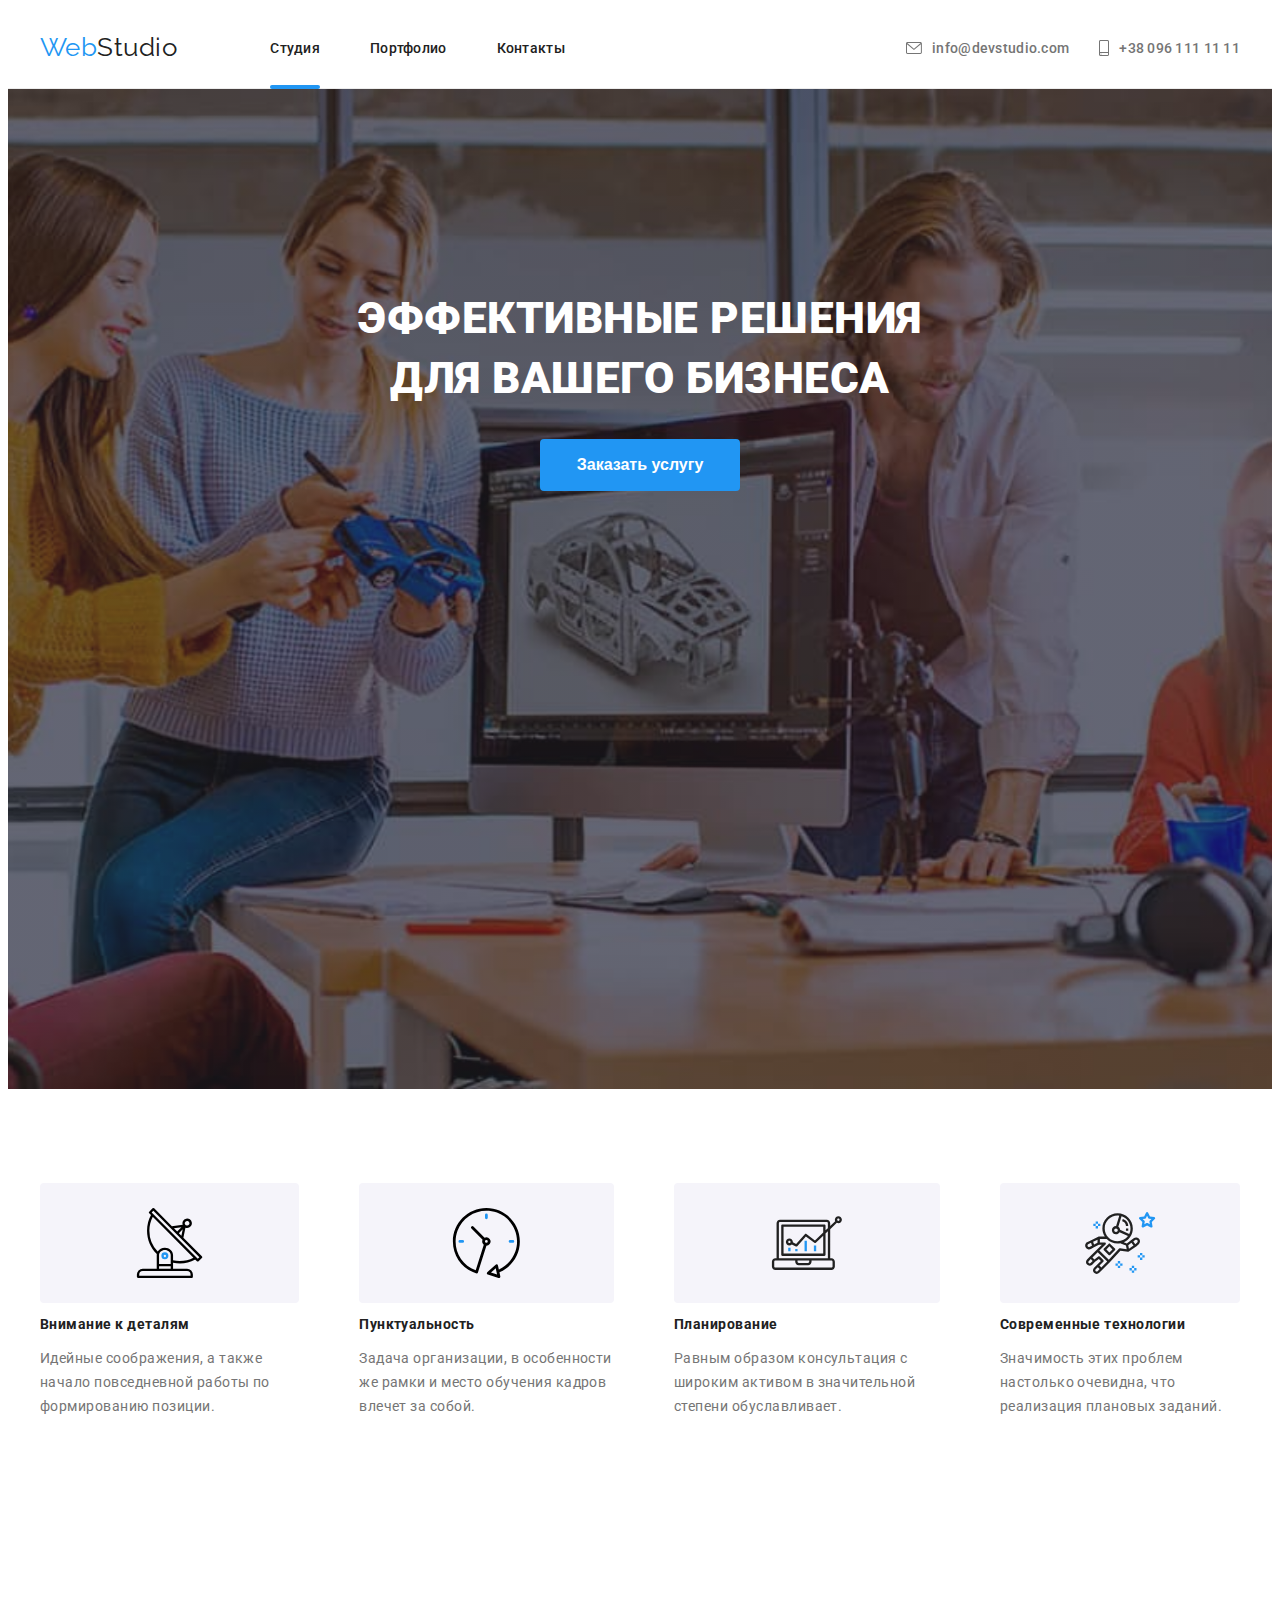
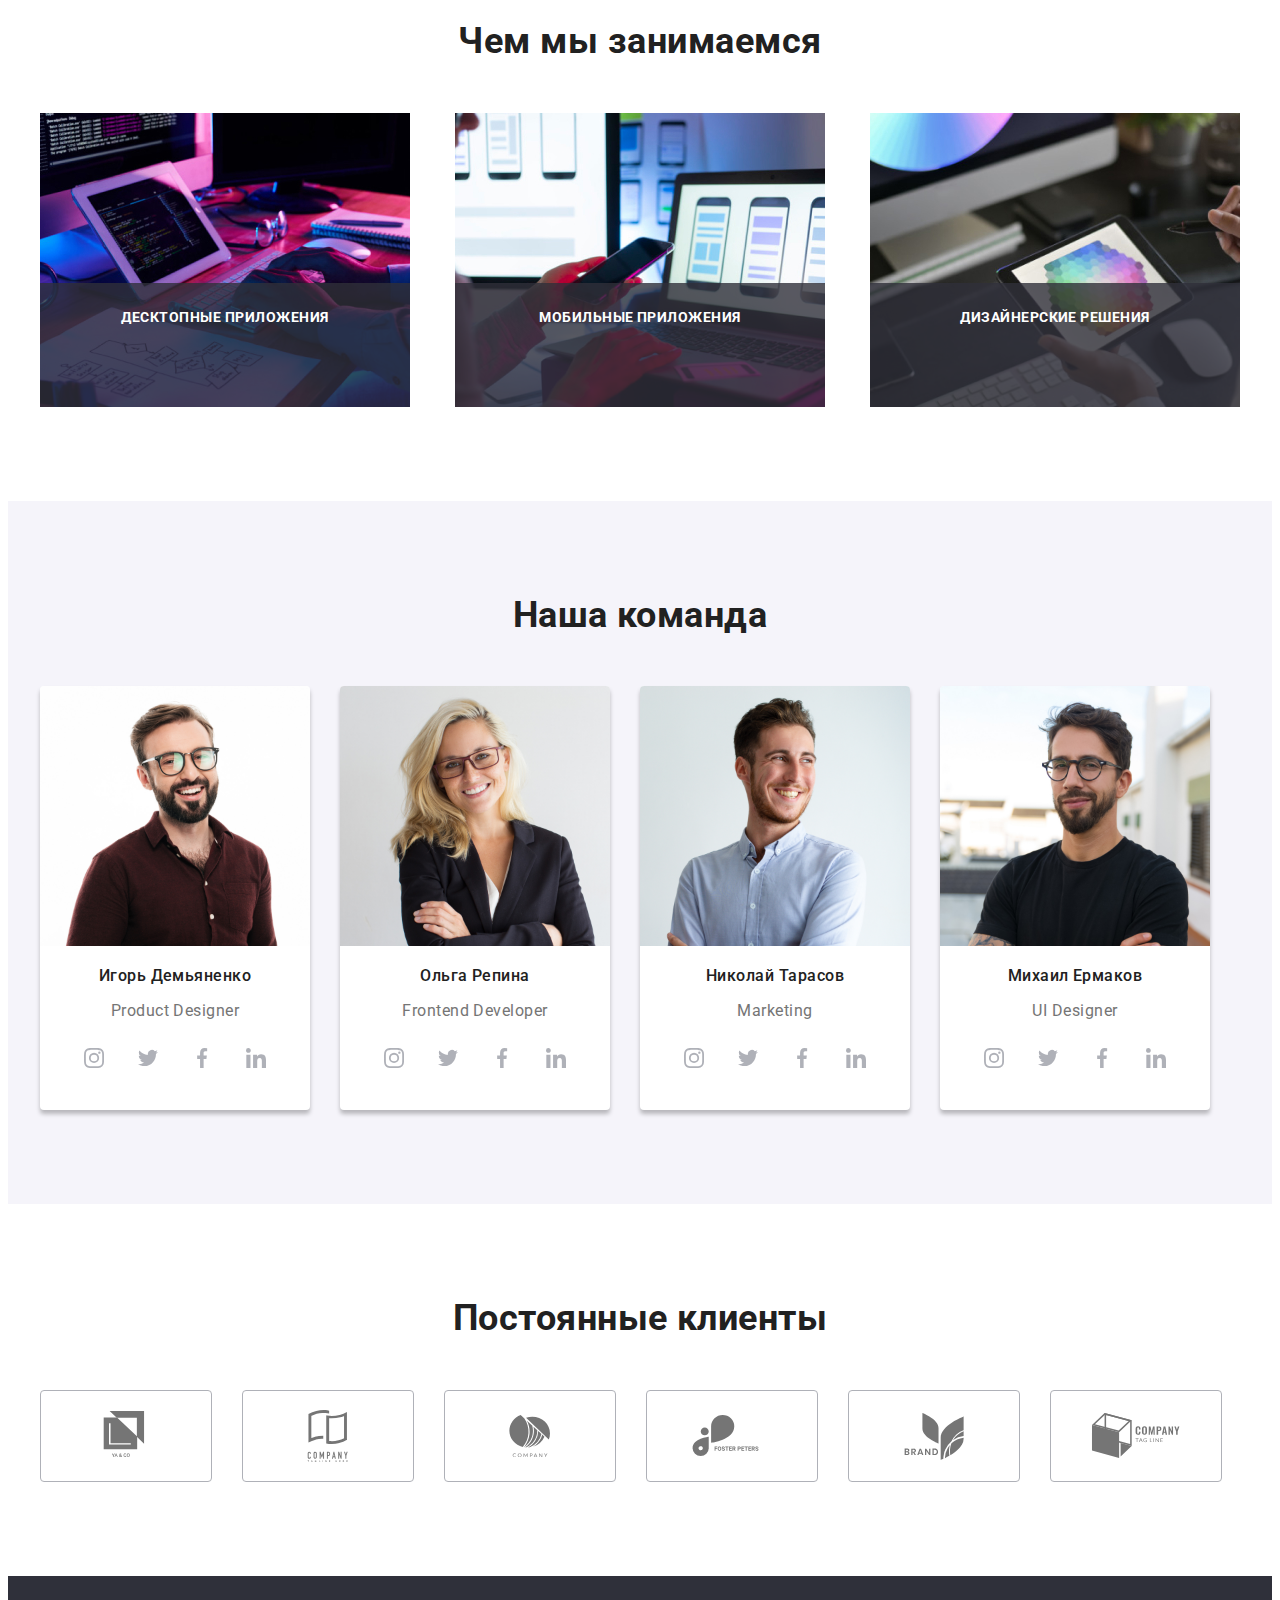
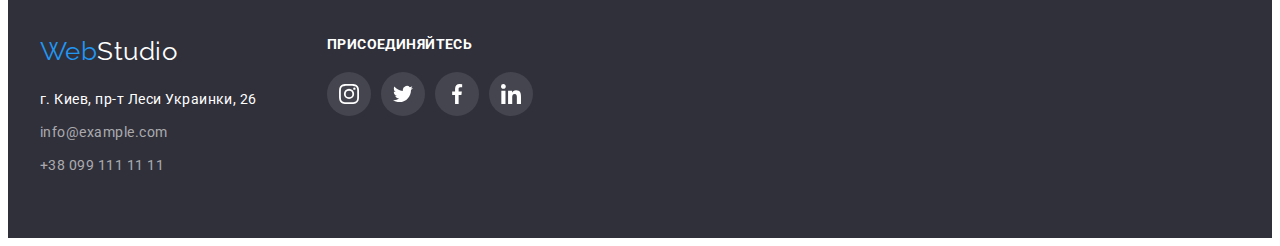
<file: index.html>
<!DOCTYPE html>
<html lang="ru">
<head>
    <meta charset="UTF-8">
    <meta name="viewport" content="width=device-width, initial-scale=1.0">
    <title>Студия</title>
    <link rel="preconnect" href="https://fonts.gstatic.com">
    <link href="https://fonts.googleapis.com/css2?family=Raleway:wght@700&family=Roboto:wght@400;500;700&display=swap"
        rel="stylesheet">
    <link rel="stylesheet" href="https://cdnjs.cloudflare.com/ajax/libs/modern-normalize/1.0.0/modern-normalize.min.css"
     integrity="sha512-ISS7cAi1PEhQ8jnbJpJZMd29NlhNj4AWYyLOSp2CE/CsHxTCu+r+t0D2yoJudVrd0/8fTVPUVDzY5Tvli75u/g==" crossorigin="anonymous" />    
    <link rel="stylesheet" href="./css/styles.css" />
    
</head>
<body>
    <header class="header">
        <div class="conteiner main-nav">
            <nav class="main-nav">
                <a href="index.html" class="logo">
                    <span class="first-logo">Web</span>Studio
                </a>
            
                <ul class="site-nav">
                    <li class="item"><a href="./index.html" class="link current">Студия</a></li>
                    <li class="item"><a href="./portfolio.html" class="link">Портфолио</a></li>
                    <li class="item"><a href="" class="link">Контакты</a></li>
                </ul>
            </nav>
               
            <ul class="auth-nav">
                <li class="item">
                    
                     <a href="" class="link"> 
                        <svg wight="16" height="12" class="envelop">
                            <use href="./images/symbol-defs1.svg#envelop"></use>
                        </svg>
                        info@devstudio.com</a>
                        
                </li>
                <li class="item">
                    
                    <a href="" class="link">
                        <svg class="smartphone" wight="10" height="16">
                            <use href="./images/symbol-defs1.svg#smartphone"></use>
                        </svg>
                        +38 096 111 11 11</a>
                </li>
            </ul>
        </div>
    </header>

    <!-- Герой -->

    <div>
        <section class="hero">
             <h1 class="hero-title">Эффективные решения <br> для вашего бизнеса</h1>
             <button class="button" data-modal-open>Заказать услугу</button>
             <div class="backdrop is-hidden" data-modal>
                 <div class="modal">
                     <button class="close-button" data-modal-close>
                        <svg width="18" height="18">
                            <use href="./images/symbol-defs1.svg#close"></use>
                        </svg> </button>
                 </div>               
             </div>
        </section>
    </div>

    <!-- feauter -->

    <!-- <h2>Особенности</h2> -->

    <div class="conteiner">
        <section class="section">       
            <ul class="feature-list">
                <li class="feature-item">
                    <div class="thumb">
                        <svg wight="70" height="70">
                            <use href="./images/symbol-defs1.svg#antenna"></use>
                        </svg>
                    </div>
                    <h3 class="feature-title">Внимание к деталям</h3>
                    <p class="feature-list-title">Идейные соображения, а также начало повседневной работы по формированию позиции.
                    </p>
                </li>

                <li class="feature-item">
                    <div class="thumb">
                        <svg wight="70" height="70">
                            <use href="./images/symbol-defs1.svg#clock"></use>
                        </svg>
                    </div>
                    <h3 class="feature-title">Пунктуальность</h3>
                    <p class="feature-list-title">Задача организации, в особенности же рамки и место обучения кадров влечет за
                        собой.</p>
                </li>

                <li class="feature-item">
                    <div class="thumb">
                        <svg wight="70" height="70">
                            <use href="./images/symbol-defs1.svg#diagram"></use>
                        </svg>
                    </div>
                    <h3 class="feature-title">Планирование</h3>
                    <p class="feature-list-title">Равным образом консультация с широким активом в значительной степени
                        обуславливает.</p>
                </li>

                <li class="feature-item">
                    <div class="thumb">
                        <svg wight="70" height="70">
                            <use href="./images/symbol-defs1.svg#astronaut"></use>
                        </svg>
                    </div>
                    <h3 class="feature-title">Современные технологии</h3>
                    <p class="feature-list-title">Значимость этих проблем настолько очевидна, что реализация плановых заданий.</p>
                </li>            
            </ul>                  
        </section>
    </div>

    <!-- work -->

    <div class="conteiner">
        <section class="section">        
            <h2 class="section-title">Чем мы занимаемся</h2>
            <ul class="card-list">
                <li class="card-thumb">
                    <img src="./images/img1.jpg" alt="руки на клавиатуре с планшетом" width="370">
                    <p class="card-text">Десктопные приложения</p>
                </li>
                <li class="card-thumb">
                    <img src="./images/img3.jpg" alt="руки с телефоном и ноутбуком" width="370">
                    <p class="card-text">Мобильные приложения</p>
                </li>
                <li class="card-thumb">
                    <img src="./images/img4.jpg" alt="планшет в руке" width="370">
                    <p class="card-text">Дизайнерские решения</p>
                </li>
            </ul>              
        </section>
    </div>

    <!-- team -->

    <section class="section section-team">
        <div class="conteiner ">        
            <h2 class="section-title">Наша команда</h2>
            <ul class="team-list">
        
                <li class="team-item">
                    <img src="./images/img5.jpg" alt="мужчина в очках" width="270">
        
                    <h3 class="team-title">Игорь Демьяненко</h3>
                    <p class="team-list-title">Product Designer</p>
                    <ul class="sl-list">
                        <li class="sl-item">
                            <a href="" class="sl-link" aria-label="Инстаграм">
                                <svg class="sl-icon" wght="20" height="20">
                                    <use href="./images/symbol-defs1.svg#instagram"></use>
                                </svg>
                            </a>
                        </li>
                        <li class="sl-item">
                            <a href="" class="sl-link" aria-label="Твитер">
                                <svg class="sl-icon" wght="20" height="20">
                                    <use href="./images/symbol-defs1.svg#twitter"></use>
                                </svg>
                            </a>
                        </li>
                        <li class="sl-item">
                            <a href="" class="sl-link" aria-label="Фэйсбук">
                                <svg class="sl-icon" wght="20" height="20">
                                    <use href="./images/symbol-defs1.svg#facebook"></use>
                                </svg>
                            </a>
                        </li>
                        <li class="sl-item">
                            <a href="" class="sl-link" aria-label="Линкедин">
                                <svg class="sl-icon" wght="20" height="20">
                                    <use href="./images/symbol-defs1.svg#linkedin"></use>
                                </svg>
                            </a>
                        </li>
                    </ul>
                </li>
        
                <li class="team-item">
                    <img src="./images/img6.jpg" alt="девушка" width="270">
                    <h3 class="team-title">Ольга Репина</h3>
                    <p class="team-list-title">Frontend Developer</p>
                    <ul class="sl-list">
                        <li class="sl-item">
                            <a href="" class="sl-link" aria-label="Инстаграм">
                                <svg class="sl-icon" wght="20" height="20">
                                    <use href="./images/symbol-defs1.svg#instagram"></use>
                                </svg>
                            </a>
                        </li>
                        <li class="sl-item">
                            <a href="" class="sl-link" aria-label="Евитер">
                                <svg class="sl-icon" wght="20" height="20">
                                    <use href="./images/symbol-defs1.svg#twitter"></use>
                                </svg>
                            </a>
                        </li>
                        <li class="sl-item">
                            <a href="" class="sl-link" aria-label="Фэйсбук">
                                <svg class="sl-icon" wght="20" height="20">
                                    <use href="./images/symbol-defs1.svg#facebook"></use>
                                </svg>
                            </a>
                        </li>
                        <li class="sl-item">
                            <a href="" class="sl-link" aria-label="Линкедин">
                                <svg class="sl-icon" wght="20" height="20">
                                    <use href="./images/symbol-defs1.svg#linkedin"></use>
                                </svg>
                            </a>
                        </li>
                    </ul>
                </li>
        
                <li class="team-item">
                    <img src="./images/img7.jpg" alt="мужчина с широкой улыбкой" width="270">
                    <h3 class="team-title">Николай Тарасов</h3>
                    <p class="team-list-title">Marketing</p>
                    <ul class="sl-list">
                        <li class="sl-item">
                            <a href="" class="sl-link" aria-label="Инстаграм">
                                <svg class="sl-icon" wght="20" height="20">
                                    <use href="./images/symbol-defs1.svg#instagram"></use>
                                </svg>
                            </a>
                        </li>
                        <li class="sl-item">
                            <a href="" class="sl-link" aria-label="Евитер">
                                <svg class="sl-icon" wght="20" height="20">
                                    <use href="./images/symbol-defs1.svg#twitter"></use>
                                </svg>
                            </a>
                        </li>
                        <li class="sl-item">
                            <a href="" class="sl-link" aria-label="Фэйсбук">
                                <svg class="sl-icon" wght="20" height="20">
                                    <use href="./images/symbol-defs1.svg#facebook"></use>
                                </svg>
                            </a>
                        </li>
                        <li class="sl-item">
                            <a href="" class="sl-link" aria-label="Линкедин">
                                <svg class="sl-icon" wght="20" height="20">
                                    <use href="./images/symbol-defs1.svg#linkedin"></use>
                                </svg>
                            </a>
                        </li>
                    </ul>
                </li>
        
                <li class="team-item">
                    <img src="./images/img2.jpg" alt="мужчина в очках и футболке" width="270">
                    <h3 class="team-title">Михаил Ермаков</h3>
                    <p class="team-list-title">UI Designer</p>
                    <ul class="sl-list">
                        <li class="sl-item">
                            <a href="" class="sl-link" aria-label="Инстаграм">
                                <svg class="sl-icon" wght="20" height="20">
                                    <use href="./images/symbol-defs1.svg#instagram"></use>
                                </svg>
                            </a>
                        </li>
                        <li class="sl-item">
                            <a href="" class="sl-link" aria-label="Евитер">
                                <svg class="sl-icon" wght="20" height="20">
                                    <use href="./images/symbol-defs1.svg#twitter"></use>
                                </svg>
                            </a>
                        </li>
                        <li class="sl-item">
                            <a href="" class="sl-link" aria-label="Фэйсбук">
                                <svg class="sl-icon" wght="20" height="20">
                                    <use href="./images/symbol-defs1.svg#facebook"></use>
                                </svg>
                            </a>
                        </li>
                        <li class="sl-item">
                            <a href="" class="sl-link" aria-label="Линкедин">
                                <svg class="sl-icon" wght="20" height="20">
                                    <use href="./images/symbol-defs1.svg#linkedin"></use>
                                </svg>
                            </a>
                        </li>
                    </ul>
                </li>        
            </ul>        
        </div>
    </section>

   
    <!-- Clients -->
    
    <div class="conteiner">
        <section class="section">
            <h2 class="section-title">Постоянные клиенты</h2>
            <ul class="client-list">
                <li class="client-item">
                    <a href=""></a>
                     <svg class="client-icon" wight="44.27" height="49.23">
                            <use href="./images/symbol-defs1.svg#icon-logo-1"></use>
                        </svg>
                </li>
                <li class="client-item">
                    <a href=""></a>
                     <svg class="client-icon" wight="40" height="52">
                            <use href="./images/symbol-defs1.svg#icon-logo-2"></use>
                        </svg>
                </li>
                <li class="client-item">
                    <a href=""></a>
                     <svg class="client-icon" wight="41" height="42.6">
                            <use href="./images/symbol-defs1.svg#icon-logo-3"></use>
                        </svg>
                </li>
                <li class="client-item">
                    <a href=""></a>
                     <svg class="client-icon" wight="79.66" height="42.02">
                            <use href="./images/symbol-defs1.svg#icon-logo-4"></use>
                        </svg>
                </li>
                <li class="client-item">
                    <a href=""></a>
                     <svg class="client-icon" wight="59" height="47">
                            <use href="./images/symbol-defs1.svg#icon-logo-5"></use>
                        </svg>
                </li>
                <li class="client-item">
                    <a href=""></a>
                     <svg class="client-icon" wight="88.48" height="45.44">
                            <use href="./images/symbol-defs1.svg#icon-logo-6"></use>
                        </svg>
                </li>
            </ul>

        </section>
    </div>
    
    <!-- Footer -->

    <footer class="footer">
        <div class="conteiner-footer">
            <div class="footer-contacts">
                <a href="index.html" class="logo-footer">
                    <span class="first-logo">Web</span><span class="second-logo">Studio</span>
                </a>
                
                <address class="address">
                    <ul class="link">
                        <li class="link-item">
                            <a href="" class="address-title">г. Киев, пр-т Леси Украинки, 26</a>
                        </li>
                        <li class="link-item">
                            <a href="mailto:info@example.com" class="contact-title">info@example.com</a>
                        </li>
                        <li class="link-item">
                            <a href="tel:+380991111111" class="contact-title">+38 099 111 11 11</a>
                        </li>
                    </ul>
                </address>
            </div>

            <div class="footer-set">
                <h3 class="set-title">присоединяйтесь</h3>
                <ul class="set-list">
                    <li class="set-item">
                        <a href="" class="set-link">
                            <svg class="sl-icon" wght="20" height="20">
                                <use href="./images/symbol-defs1.svg#instagram"></use>
                            </svg>
                        </a>
                    </li>
                    <li class="set-item">
                        <a href="" class="set-link">
                            <svg class="set-icon" wght="20" height="20">
                                <use href="./images/symbol-defs1.svg#twitter"></use>
                            </svg>
                        </a>
                    </li>
                    <li class="set-item">
                        <a href="" class="set-link">
                            <svg class="set-icon" wght="20" height="20">
                                <use href="./images/symbol-defs1.svg#facebook"></use>
                            </svg>
                        </a>
                    </li>
                    <li class="set-item">
                        <a href="" class="set-link">
                            <svg class="set-icon" wght="20" height="20">
                                <use href="./images/symbol-defs1.svg#linkedin"></use>
                            </svg>
                        </a> 
                    </li>          
                </ul>
            </div>               
        </div>
       
    </footer> 
    <script src="./js/modal.js"></script>   
</body>
</html>
</file>
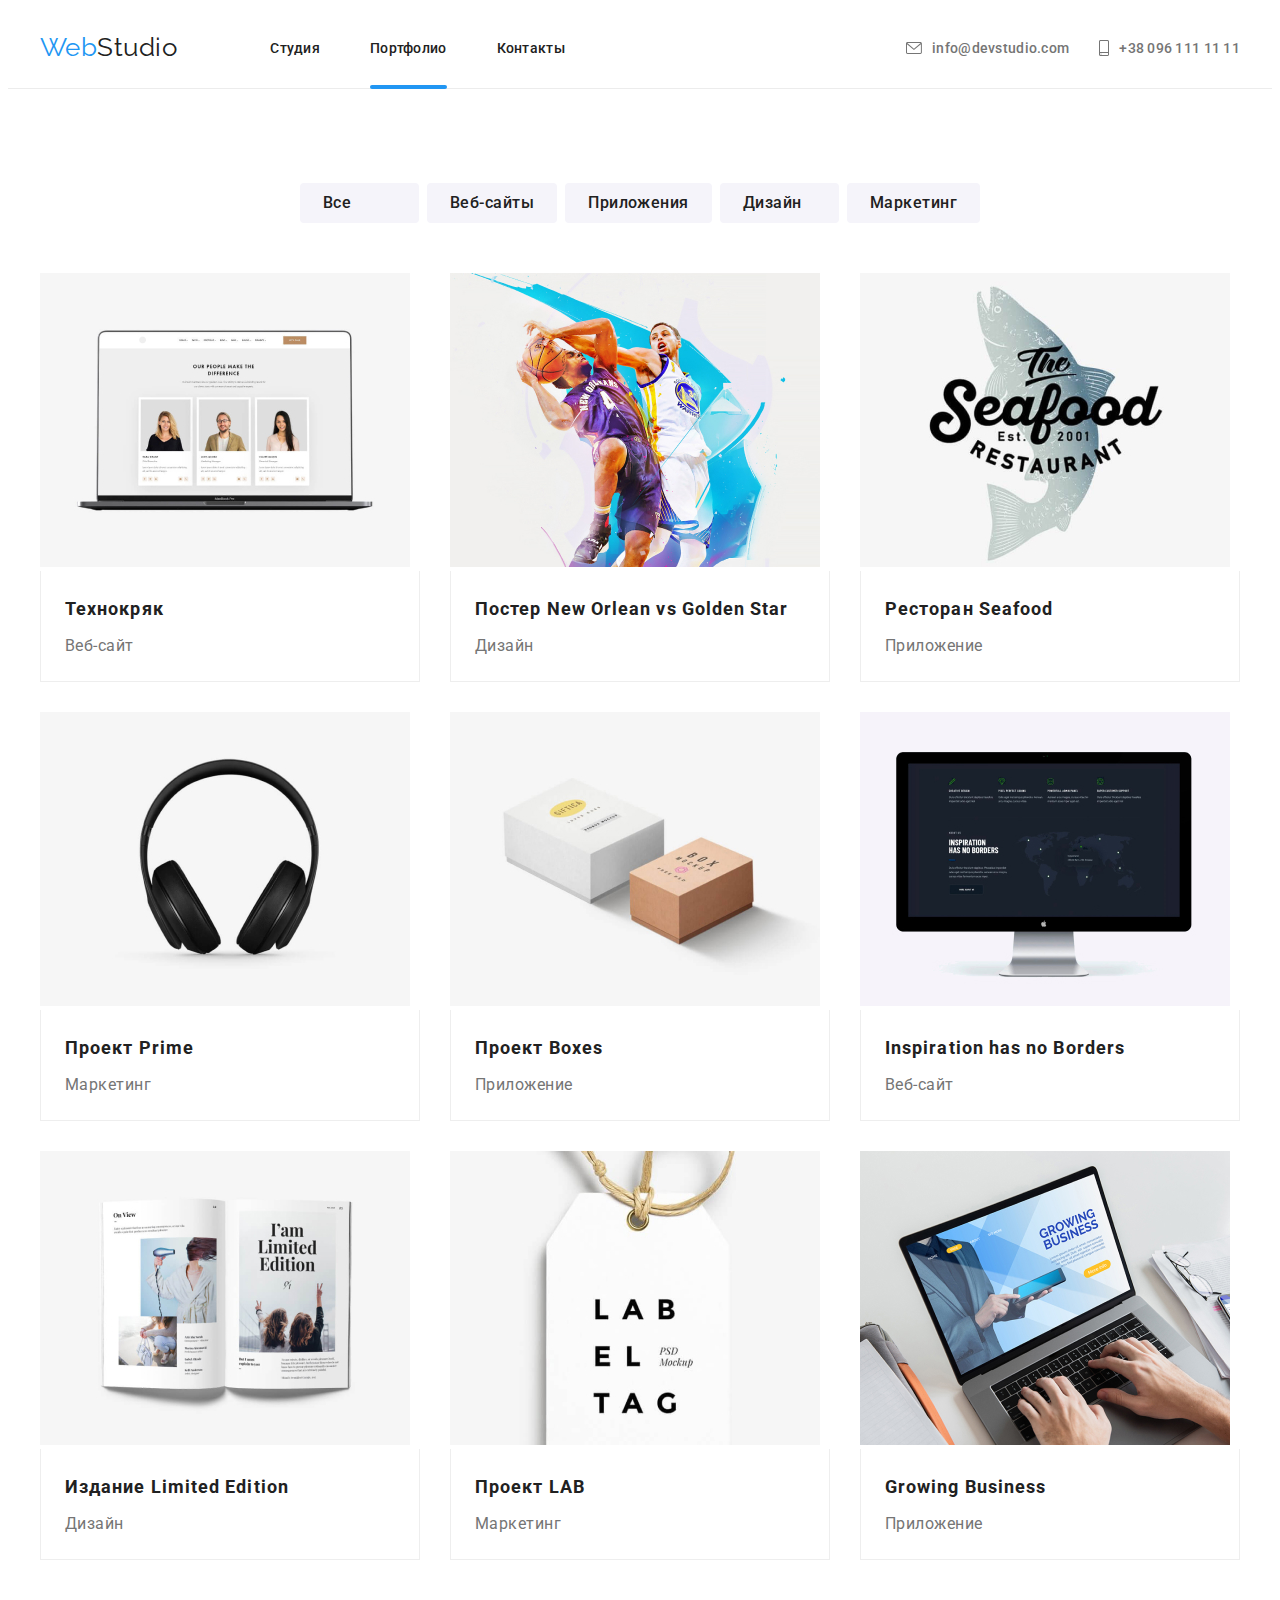
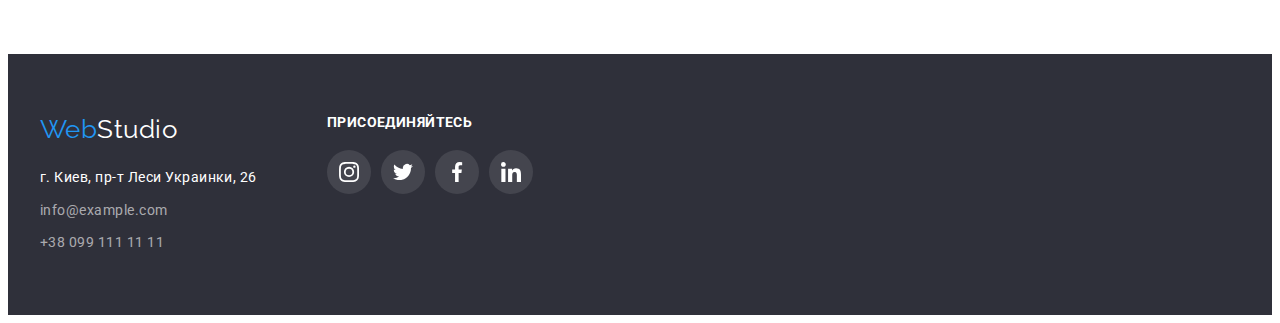
<file: portfolio.html>
<!DOCTYPE html>
<html lang="en">
<head>    
    <meta charset="UTF-8">
    <meta http-equiv="X-UA-Compatible" content="IE=edge">
    <meta name="viewport" content="width=device-width, initial-scale=1.0">
    <title>Портфолио</title>
    <link href="https://fonts.googleapis.com/css2?family=Raleway:wght@700&family=Roboto:wght@400;500;700&display=swap"
        rel="stylesheet">
        <link rel="stylesheet" href="https://cdnjs.cloudflare.com/ajax/libs/modern-normalize/1.0.0/modern-normalize.min.css" integrity="sha512-ISS7cAi1PEhQ8jnbJpJZMd29NlhNj4AWYyLOSp2CE/CsHxTCu+r+t0D2yoJudVrd0/8fTVPUVDzY5Tvli75u/g==" crossorigin="anonymous" />
    <link rel="stylesheet" href="./css/styles.css">
</head>
<body>
    <!-- Страница Портфолио -->
    <header class="page-header">
        <div class="conteiner main-nav">
            <nav  class="main-nav">
                <a href="index.html" class="logo">
                    <span class="first-logo">Web</span>Studio
                </a>
        
                <ul class="site-nav list">
                    <li class="item"><a href="./index.html" class="link">Студия</a></li>
                    <li class="item"><a href="./portfolio.html" class="link current">Портфолио</a></li>
                    <li class="item"><a href="" class="link">Контакты</a></li>
                </ul>
            </nav>

            <ul class="auth-nav list">
                <li class="item"><a href="" class="link">
                    <svg class="envelop" wight="16" height="12">
                        <use href="./images/symbol-defs1.svg#envelop"></use>
                    </svg>
                    info@devstudio.com</a>
                </li>
                <li class="item"><a href="" class="link">
                    <svg class="smartphone" wight="10" height="16">
                        <use href="./images/symbol-defs1.svg#smartphone"></use>
                    </svg>
                    +38 096 111 11 11</a>
                </li>
            </ul>
        </div>
    </header>
    <main>
        <!-- <h1>Портфолио</h1> -->
        <div class="conteiner">
            <section class="portfolio">
                <div class="btn-list">
                    <ul class="btn-item">
                        <li class="btn">
                            <a href="" class="button secondary">Все</a>
                        </li>
                        <li class="btn">
                            <a href="" class="button secondary">Веб-сайты</a>
                        </li>
                        <li class="btn">
                            <a href="" class="button secondary">Приложения</a>
                        </li>
                        <li class="btn">
                            <a href="" class="button secondary">Дизайн</a>
                        </li>
                        <li class="btn">
                            <a href="" class="button secondary">Маркетинг</a>
                        </li>
                    
                    </ul>
                </div>
                <div class="project">
                    <ul class="project-list">
                        <li class="project-item">
                            <article class="prokject-card">
                                <div class="project-thumb">
                                    <img src="./images/img8.jpg" alt="Ноутбук" width="370">
                                    <div class="project-overlay">
                                        <p class="text-overlay">
                                            Технокряк это современная площадка распространения коронавируса. Компании используют эту платформу для цифрового
                                            шпионажа и атак на защищённые сервера конкурентов.
                                        </p>
                                    </div>
                                </div>
                                
                                <div class="card-content">
                                    <h2 class="portfolio-title">Технокряк</h2>
                                    <p class="portfolio-list-title">Веб-сайт</p>
                                </div>
                            </article>
                              
                        </li>

                        <li class="project-item">
                            <article class="prokject-card">
                                <div class="project-thumb">
                                    <img src="./images/img9.jpg" alt="Два баскетболиста" width="370">
                                    <div class="project-overlay">
                                        <p class="text-overlay">
                                            Технокряк это современная площадка распространения коронавируса. Компании используют эту платформу для цифрового
                                            шпионажа и атак на защищённые сервера конкурентов.
                                        </p>
                                    </div>
                                </div>
                                
                                <div class="card-content">
                                    <h2 class="portfolio-title">Постер New Orlean vs Golden Star</h2>
                                    <p class="portfolio-list-title">Дизайн</p>
                                </div>

                            </article>
                                                        
                        </li>

                        <li class="project-item">
                            <article class="prokject-card">
                                <div class="project-thumb">
                                    <img src="./images/img10.jpg" alt="Логотип Морская еда" width="370">
                                    <div class="project-overlay">
                                        <p class="text-overlay">
                                            Технокряк это современная площадка распространения коронавируса. Компании используют эту платформу для цифрового
                                            шпионажа и атак на защищённые сервера конкурентов.
                                        </p>
                                    </div>
                                </div> 
                                
                                <div class="card-content">
                                    <h2 class="portfolio-title">Ресторан Seafood</h2>
                                    <p class="portfolio-list-title">Приложение</p>
                                </div>
                            </article>
                                                       
                        </li>

                        <li class="project-item">
                            <article class="prokject-card"> 
                                <div class="project-thumb">
                                    <img src="./images/img11.jpg" alt="Наушники" width="370">
                                    <div class="project-overlay">
                                        <p class="text-overlay">
                                            Технокряк это современная площадка распространения коронавируса. Компании используют эту платформу для цифрового
                                            шпионажа и атак на защищённые сервера конкурентов.
                                        </p>
                                    </div>
                                </div>
                            
                            <div class="card-content">
                                <h2 class="portfolio-title">Проект Prime</h2>
                                <p class="portfolio-list-title">Маркетинг</p>
                            </div>
                            </article>
                                                       
                        </li>

                        <li class="project-item">
                            <article class="prokject-card">
                                <div class="project-thumb">
                                    <img src="./images/img12.jpg" alt="Белая и коричневая коробочки" width="370">
                                    <div class="project-overlay">
                                        <p class="text-overlay">
                                            Технокряк это современная площадка распространения коронавируса. Компании используют эту платформу для цифрового
                                            шпионажа и атак на защищённые сервера конкурентов.
                                        </p>
                                    </div>
                                </div> 
                               
                                <div class="card-content">
                                    <h2 class="portfolio-title">Проект Boxes</h2>
                                    <p class="portfolio-list-title">Приложение</p>
                                </div>
                            </article>
                                                      
                        </li>

                        <li class="project-item">
                            <article class="prokject-card"> 
                                <div class="project-thumb">
                                    <img src="./images/img13.jpg" alt="Монитор" width="370">
                                    <div class="project-overlay">
                                        <p class="text-overlay">
                                            Технокряк это современная площадка распространения коронавируса. Компании используют эту платформу для цифрового
                                            шпионажа и атак на защищённые сервера конкурентов.
                                        </p>
                                    </div>
                                </div>
                                
                                <div class="card-content">
                                    <h2 class="portfolio-title">Inspiration has no Borders</h2>
                                    <p class="portfolio-list-title">Веб-сайт</p>
                                </div>
                            </article>
                                                        
                        </li>

                        <li class="project-item">
                            <article class="prokject-card">
                                <div class="project-thumb">
                                    <img src="./images/img14.jpg" alt="Развернутый журнал" width="370">
                                    <div class="project-overlay">
                                        <p class="text-overlay">
                                            Технокряк это современная площадка распространения коронавируса. Компании используют эту платформу для цифрового
                                            шпионажа и атак на защищённые сервера конкурентов.
                                        </p>
                                    </div>
                                </div> 
                                
                                <div class="card-content">
                                    <h2 class="portfolio-title">Издание Limited Edition</h2>
                                    <p class="portfolio-list-title">Дизайн</p>
                                </div>
                            </article>
                                                      
                        </li>

                        <li class="project-item">
                            <article class="prokject-card">
                                <div class="project-thumb">
                                    <img src="./images/img15.jpg" alt="Бирка" width="370">
                                    <div class="project-overlay">
                                        <p class="text-overlay">
                                            Технокряк это современная площадка распространения коронавируса. Компании используют эту платформу для цифрового
                                            шпионажа и атак на защищённые сервера конкурентов.
                                        </p>
                                    </div>
                                </div> 
                                
                                <div class="card-content">
                                    <h2 class="portfolio-title">Проект LAB</h2>
                                    <p class="portfolio-list-title">Маркетинг</p>
                                </div>
                            </article>
                                                       
                        </li>

                        <li class="project-item">
                            <article class="prokject-card"> 
                                <div class="project-thumb">
                                    <img src="./images/img16.jpg" alt="Руки на открытом ноутбуке" width="370">
                                    <div class="project-overlay">
                                        <p class="text-overlay">
                                            Технокряк это современная площадка распространения коронавируса. Компании используют эту платформу для цифрового
                                            шпионажа и атак на защищённые сервера конкурентов.
                                        </p>
                                    </div>
                                </div>
                               
                                <div class="card-content">
                                    <h2 class="portfolio-title">Growing Business</h2>
                                    <p class="portfolio-list-title">Приложение</p>
                                </div>
                            </article>
                                                       
                        </li>
                        
                    </ul>
                </div>
               
                
            </section>
        </div>
       
    </main>
    
    <footer class="footer">
        <div class="conteiner-footer">
            <div class="footer-contacts">
                <a href="index.html" class="logo-footer">
                    <span class="first-logo">Web</span><span class="second-logo">Studio</span>
                </a>
        
                <address class="address">
                    <ul class="link">
                        <li class="link-item">
                            <a href="" class="address-title">г. Киев, пр-т Леси Украинки, 26</a>
                        </li>
                        <li class="link-item">
                            <a href="mailto:info@example.com" class="contact-title">info@example.com</a>
                        </li>
                        <li class="link-item">
                            <a href="tel:+380991111111" class="contact-title">+38 099 111 11 11</a>
                        </li>
                    </ul>
                </address>
            </div>
        
            <div class="footer-set">
                <h3 class="set-title">присоединяйтесь</h3>
                <ul class="set-list">
                    <li class="set-item">
                        <a href="" class="set-link">
                            <svg class="sl-icon" wght="20" height="20">
                                <use href="./images/symbol-defs1.svg#instagram"></use>
                            </svg>
                        </a>
                    </li>
                    <li class="set-item">
                        <a href="" class="set-link">
                            <svg class="set-icon" wght="20" height="20">
                                <use href="./images/symbol-defs1.svg#twitter"></use>
                            </svg>
                        </a>
                    </li>
                    <li class="set-item">
                        <a href="" class="set-link">
                            <svg class="set-icon" wght="20" height="20">
                                <use href="./images/symbol-defs1.svg#facebook"></use>
                            </svg>
                        </a>
                    </li>
                    <li class="set-item">
                        <a href="" class="set-link">
                            <svg class="set-icon" wght="20" height="20">
                                <use href="./images/symbol-defs1.svg#linkedin"></use>
                            </svg>
                        </a>
                    </li>
                </ul>
            </div>
        </div>
    </footer>
</body>
</html>
</file>
<file: css/styles.css>
/* цвет основного текста #212121 */
/* вторичный цвет текста #757575 */
/* белый  #FFFFFF */
/* Акцент  #2196F3 */
/* просто какойто цвет текста rgba(255, 255, 255, 0.6) */
/* вторичный цвет фона  #F5F4FA */
/* цвет бека героя #2F303A */
/* --card-shadow: 0px 2px 1px -1px rgba(0, 0, 0, 0.2),
    0px 1px 1px 0px rgba(0, 0, 0, 0.14), 0px 1px 3px 0px rgba(0, 0, 0, 0.12); */

:root {
  --primary-text-color: #757575;
  --title-text-color: #212121;
  --accent-color: #2196f3;
  --blu-text: #2196f3;
  --primary-bg-color: #ffffff;
  --secondary-bg-color: #f5f4fa;
  --third-bg-color: #2f303a;
  --secondary-text-color: rgba(255, 255, 255, 0.6);
  --card-shadow: 0px 4px 4px rgba(0, 0, 0, 0.25);
  --icon-color: #afb1b8;
  --bg-icon: rgba(255, 255, 255, 0.1);
  --bg-hero: rgba(47, 48, 58, 0.4);
  --border-color: #ececec;
  --bg-button: 0px 3px 1px rgba(0, 0, 0, 0.1), 0px 1px 2px rgba(0, 0, 0, 0.08),
    0px 2px 2px rgba(0, 0, 0, 0.12);
  --card-bd-hiden: rgba(33, 150, 243, 0.9);
  --time-function: cubic-bezier(0.4, 0, 0.2, 1);
  --bg-color-work: rgba(47, 48, 58, 0.8);
  --bg-modal: rgba(0, 0, 0, 0.2);
}

body {
  background-color: var(--primary-bg-color);
  color: var(--primary-text-color);

  font-family: Roboto, sans-serif;
  letter-spacing: 0.03em;
}

.conteiner {
  width: 1200px;
  padding-left: 15px;
  padding-right: 15px;

  margin-left: auto;
  margin-right: auto;
  /* outline: 1px solid tomato; */
}

/* .iist */
ul {
  list-style: none;
  margin: 0;
  padding: 0%;
}

.img {
  display: block;
  max-width: 100%;
  height: auto;
}

svg {
  display: flex;
  max-width: 100%;
  height: auto;
}

.header {
  border-bottom: 1px solid var(--border-color);
}

/* logo */

.logo {
  display: block;
  padding-top: 24px;
  padding-bottom: 25px;
  margin-right: 93px;

  color: var(--title-text-color);
  font-family: Raleway;
  font-size: 26px;
  line-height: 1.19;
  text-decoration: none;
}

.first-logo {
  color: var(--accent-color);
}

.second-logo {
  color: var(--primary-bg-color);
}

/* site nav */

.main-nav {
  display: flex;
  align-items: center;
}

.site-nav .link {
  display: block;
  padding-top: 32px;
  padding-bottom: 32px;

  color: var(--title-text-color);
  font-weight: 500;
  font-size: 14px;
  line-height: 1.14x;
  letter-spacing: 0.02em;
  text-decoration: none;
  transition: color 250ms var(--time-function);
}

.site-nav {
  display: flex;
}

.site-nav .item:not(:last-child) {
  margin-right: 50px;
  position: relative;
}

.current::after {
  content: '';
  display: block;
  position: absolute;
  left: 0;
  bottom: -1px;
  width: 100%;
  height: 4px;
  border-radius: 4px;
  background-color: var(--accent-color);
}

.auth-nav {
  display: flex;
  justify-content: space-between;
  margin-left: auto;
  align-items: center;
}

.auth-nav .item:not(:last-child) {
  margin-right: 30px;
}

.auth-nav .link {
  display: block;
  padding-top: 32px;
  padding-bottom: 32px;

  display: flex;
  text-align: center;
  align-items: center;

  color: var(--primary-text-color);
  font-weight: 500;
  font-size: 14px;
  line-height: 1.14x;
  letter-spacing: 0.02em;
  text-decoration: none;
  transition: color 250ms var(--time-function);
}

.envelop,
.smartphone {
  margin-right: 10px;
  width: 10px;
  height: 16px;
  fill: currentColor;
}

.envelop {
  width: 16px;
  height: 12px;
}

.smartphone:hover {
  color: var(--accent-color);
}

.site-nav .link:hover,
.site-nav .link:focus {
  color: var(--accent-color);
}

.auth-nav .link:hover,
.auth-nav .link:focus {
  color: var(--accent-color);
}

/* Hero */
.hero {
  padding: 200px 0;
  height: 600px;
  text-align: center;
  background-repeat: no-repeat;
  background-position: center;
  background-size: cover;
  background-image: linear-gradient(to right, var(--bg-hero), var(--bg-hero)),
    url(../images/img17.jpg);
}

.hero-title {
  text-transform: uppercase;
  margin-top: 0;
  margin-bottom: 30px;
  color: #ffffff;

  font-weight: 900;
  font-size: 44px;
  line-height: 1.36;
}

/* button */

.button {
  display: inline-block;
  border: 1px solid transparent;
  border-radius: 4px;
  padding: 10px 32px;
  min-width: 200px;

  color: var(--primary-bg-color);
  background-color: var(--accent-color);
  font-weight: 700;
  font-size: 16px;
  line-height: 1.87;
  text-decoration: none;
  transition: color 250ms var(--time-function),
    background-color 250ms var(--time-function);
}

.button.secondary:focus,
.button.secondary:hover {
  color: var(--primary-bg-color);
  background-color: var(--accent-color);
  font-weight: 500;
  font-size: 16px;
  line-height: 1.62;
  box-shadow: var(--bg-button);
}

.button.secondary {
  display: inline-block;
  border: 1px solid transparent;
  border-radius: 4px;
  padding: 6px 22px;
  min-width: 73px;

  color: var(--title-text-color);
  background-color: var(--secondary-bg-color);
  font-weight: 500;
  font-size: 16px;
  line-height: 1.62;
  transition: color 250ms var(--time-function),
    background-color 250ms var(--time-function);
}

.backdrop {
  position: fixed;
  top: 0;
  left: 0;
  width: 100%;
  height: 100%;
  background-color: var(--bg-modal);
  opacity: 1;
  transition: opacity 250ms var(--time-function);
}

.backdrop.is-hidden {
  opacity: 0;
  pointer-events: none;
}

.backdrop.is-hidden .modal {
  transform: translate(-50%, -50%) scale(1.9);
}

.modal {
  position: absolute;
  top: 50%;
  left: 50%;
  transform: translate(-50%, -50%) scale(1);
  min-height: 581px;
  min-width: 528px;
  background-color: var(--primary-bg-color);
  border-radius: 4px;
  transition: transform 250ms var(--time-function);
}

.close-button {
  position: absolute;
  top: 8px;
  right: 8px;
  display: flex;
  justify-content: center;
  align-items: center;
  color: var(--title-text-color);
  background-color: var(--primary-bg-color);
  width: 30px;
  height: 30px;
  border-radius: 50%;
  border: 1px solid rgba(0, 0, 0, 0.1);
  padding: 0;
}

/* sections */

.section {
  padding-top: 94px;
  padding-bottom: 94px;
}

.section-title {
  color: var(--title-text-color);
  font-weight: 700;
  font-size: 36px;
  line-height: 1.16;
  text-align: center;
  margin: 0;
  margin-bottom: 50px;
}

/* feature */

.feature-title {
  color: var(--title-text-color);
  font-weight: 700;
  font-size: 14px;
  line-height: 1.14;
}

.feature-list-title {
  font-weight: 400;
  font-size: 14px;
  line-height: 1.71;
}

.feature-list {
  padding: 0;
  margin: 0;
  display: flex;
  margin-left: -30px;
  margin-right: -30px;
}

.feature-item {
  flex-basis: calc(100% / 4 -30);
  margin-left: 30px;
  margin-right: 30px;
}

.thumb {
  background-color: var(--secondary-bg-color);
  padding-top: 25px;
  padding-bottom: 25px;
  border-radius: 4px;
}

/* cards */

.card-thumb {
  display: flex;
  position: relative;
  z-index: -1;
}

.card-text {
  position: absolute;
  text-align: center;
  text-transform: uppercase;
  color: var(--primary-bg-color);
  font-weight: 700;
  font-size: 14px;
  line-height: 1.14;
  left: 0;
  bottom: 0;
  width: 100%;
  height: 70px;
  background-color: var(--bg-color-work);
  padding: 27px 0;
  margin: 0;
}

.card-list {
  display: flex;
  justify-content: space-between;
  margin: 0 auto;
  padding: 0;
}

/* team */

.section-team {
  background-color: var(--secondary-bg-color);
}

.team-title {
  color: var(--title-text-color);
  font-weight: 500;
  font-size: 16px;
  line-height: 1.19;
  text-align: center;
}

.team-list-title {
  font-weight: 400;
  font-size: 16px;
  line-height: 1.19;
  text-align: center;
}

.team-list {
  padding: 0;
  margin: 0;

  display: flex;
  flex-wrap: wrap;

  margin-left: -30px;
  margin-top: -30px;

  /* outline: 1px solid teal; */
}

.team-item {
  display: block;

  margin-left: 30px;
  margin-top: 30px;
  box-shadow: var(--card-shadow);
  border-radius: 4px;
  overflow: hidden;
  background-color: var(--primary-bg-color);
}

.sl-list {
  display: flex;
  justify-content: space-between;
  padding-left: 32px;
  padding-right: 32px;
  padding-bottom: 30px;
  fill: var(--icon-color);
}

.sl-link {
  display: flex;
  align-items: center;
  justify-content: center;
  border-radius: 50%;
  width: 44px;
  height: 44px;
  color: var(--icon-color);
  transition: color 250ms var(--time-function);
}

.sl-icon {
  width: 20px;
  height: 20px;
  fill: currentColor;
}

.sl-link:hover,
.sl-link:focus {
  color: var(--primary-bg-color);
  background-color: var(--accent-color);
}

/* Client */

.client-list {
  display: flex;
}

.client-item {
  display: flex;
  justify-content: center;
  align-items: center;
  border: 1px solid #afb1b8;
  border-radius: 4px;
  width: 170px;
  height: 90px;
  margin-right: 30px;
  fill: var(--icon-color);
  transition: fill 250ms var(--time-function);
}

.client-item:last-child {
  margin-right: -30px;
}

.client-icon {
  fill: currentColor;
}

.client-item:hover,
.client-item:focus {
  border: 1px solid var(--accent-color);
  transition: border 250ms var(--time-function);
}

.client-icon:hover,
.client-icon:focus {
  fill: var(--accent-color);
}

/* footer */

footer {
  background-color: var(--third-bg-color);
  font-style: normal;
  font-weight: 400;
  font-size: 14px;
  line-height: 1.71;
}

.conteiner-footer {
  display: flex;
  width: 1200px;
  padding-left: 15px;
  padding-right: 15px;

  margin-left: auto;
  margin-right: auto;
  padding-bottom: 60px;
  padding-top: 60px;
  /* outline: 1px solid tomato; */
}

.logo-footer {
  color: var(--title-text-color);
  font-family: Raleway;
  font-size: 26px;
  line-height: 1.19;
  text-decoration: none;
}

/* address */

.address {
  margin-top: 20px;
}

.link-item:not(:last-child) {
  margin-bottom: 9px;
}

.address-title {
  color: var(--primary-bg-color);
  font-style: normal;
  font-weight: 400;
  font-size: 14px;
  line-height: 1.71;
  text-decoration: none;
}

.contact-title {
  color: var(--secondary-text-color);
  font-style: normal;
  font-weight: 400;
  font-size: 14px;
  line-height: 1.71;
  text-decoration: none;
}

.footer-set {
  margin: 0;
  margin-left: 70px;
  display: block;
  justify-content: baseline;
}

.set-title {
  margin: 0;
  font-size: 14px;
  line-height: 16px;
  letter-spacing: 0.03em;
  text-transform: uppercase;
  color: var(--primary-bg-color);
}

.set-list {
  display: flex;
  padding-top: 20px;
  fill: var(--bg-icon);
}

.set-item {
  margin-right: 10px;
}

.set-item:last-child {
  margin-right: -10px;
}

.set-link {
  display: flex;
  align-items: center;
  justify-content: center;
  border-radius: 50%;
  width: 44px;
  height: 44px;
  color: var(--primary-bg-color);
  background-color: var(--bg-icon);
  transition: color 250ms var(--time-function),
    background-color 250ms var(--time-function);
}

.set-icon {
  width: 20px;
  height: 20px;
  fill: currentColor;
}

.set-link:hover,
.set-link:focus {
  background-color: var(--accent-color);
}

/* portfolio */

.page-header {
  border-bottom: 1px solid #ececec;
}

.portfolio {
  padding-top: 94px;
  padding-bottom: 94px;
}

.btn-item {
  display: flex;
  justify-content: center;

  /* outline: 1px solid teal; */
}

.btn {
  margin-right: 8px;
  margin-bottom: 50px;
}

.btn:last-child {
  margin-right: 0px;
}

.portfolio-title {
  margin: 0;

  margin-bottom: 4px;
  padding-left: 24px;
  padding-right: 24px;
  padding-top: 20px;

  color: var(--title-text-color);
  font-weight: 700;
  font-size: 18px;
  line-height: 2;
  letter-spacing: 0.06em;
}

.portfolio-list-title {
  margin: 0;

  padding-left: 24px;
  padding-right: 24px;
  padding-bottom: 20px;

  font-weight: 400l;
  font-size: 16px;
  line-height: 1.87;
}

.project-list {
  display: flex;
  flex-wrap: wrap;
  /* outline: 1px solid orange; */
}

.project-item {
  width: calc((100% - 60px) / 3);
  margin-right: 30px;
  margin-bottom: 30px;
  overflow: hidden;
}

/* .project-card {
  transition: 250ms var(--time-function);
} */

.project-thumb {
  position: relative;
}

.project-overlay {
  position: absolute;
  top: 0;
  left: 0;
  width: 100%;
  height: 100%;
  background-color: var(--card-bd-hiden);
  padding: 63px 24px;
  transform: translateY(101%);
  overflow: hidden;
  opacity: 0;
  transition: transform 250ms var(--time-function),
    opacity 250ms var(--time-function);
}

.project-item:hover .project-overlay,
.project-item:focus .project-overlay {
  transform: translateX(0);
  opacity: 1;
}

.text-overlay {
  color: var(--primary-bg-color);
  font-weight: 400;
  font-size: 18px;
  line-height: 1.5;
  letter-spacing: 0.03em;
}

.project-item:nth-child(3n) {
  margin-right: 0;
}

.project-item:nth-last-child(-n + 3) {
  margin-bottom: 0;
}

.card-content {
  background: #ffffff;
  border-left: 1px solid #eeeeee;
  border-right: 1px solid #eeeeee;
  border-bottom: 1px solid #eeeeee;
}

.project-item:hover,
.project-item:focus {
  box-shadow: var(--card-shadow);
  /* transition: 250ms var(--time-function); */
}
</file>
